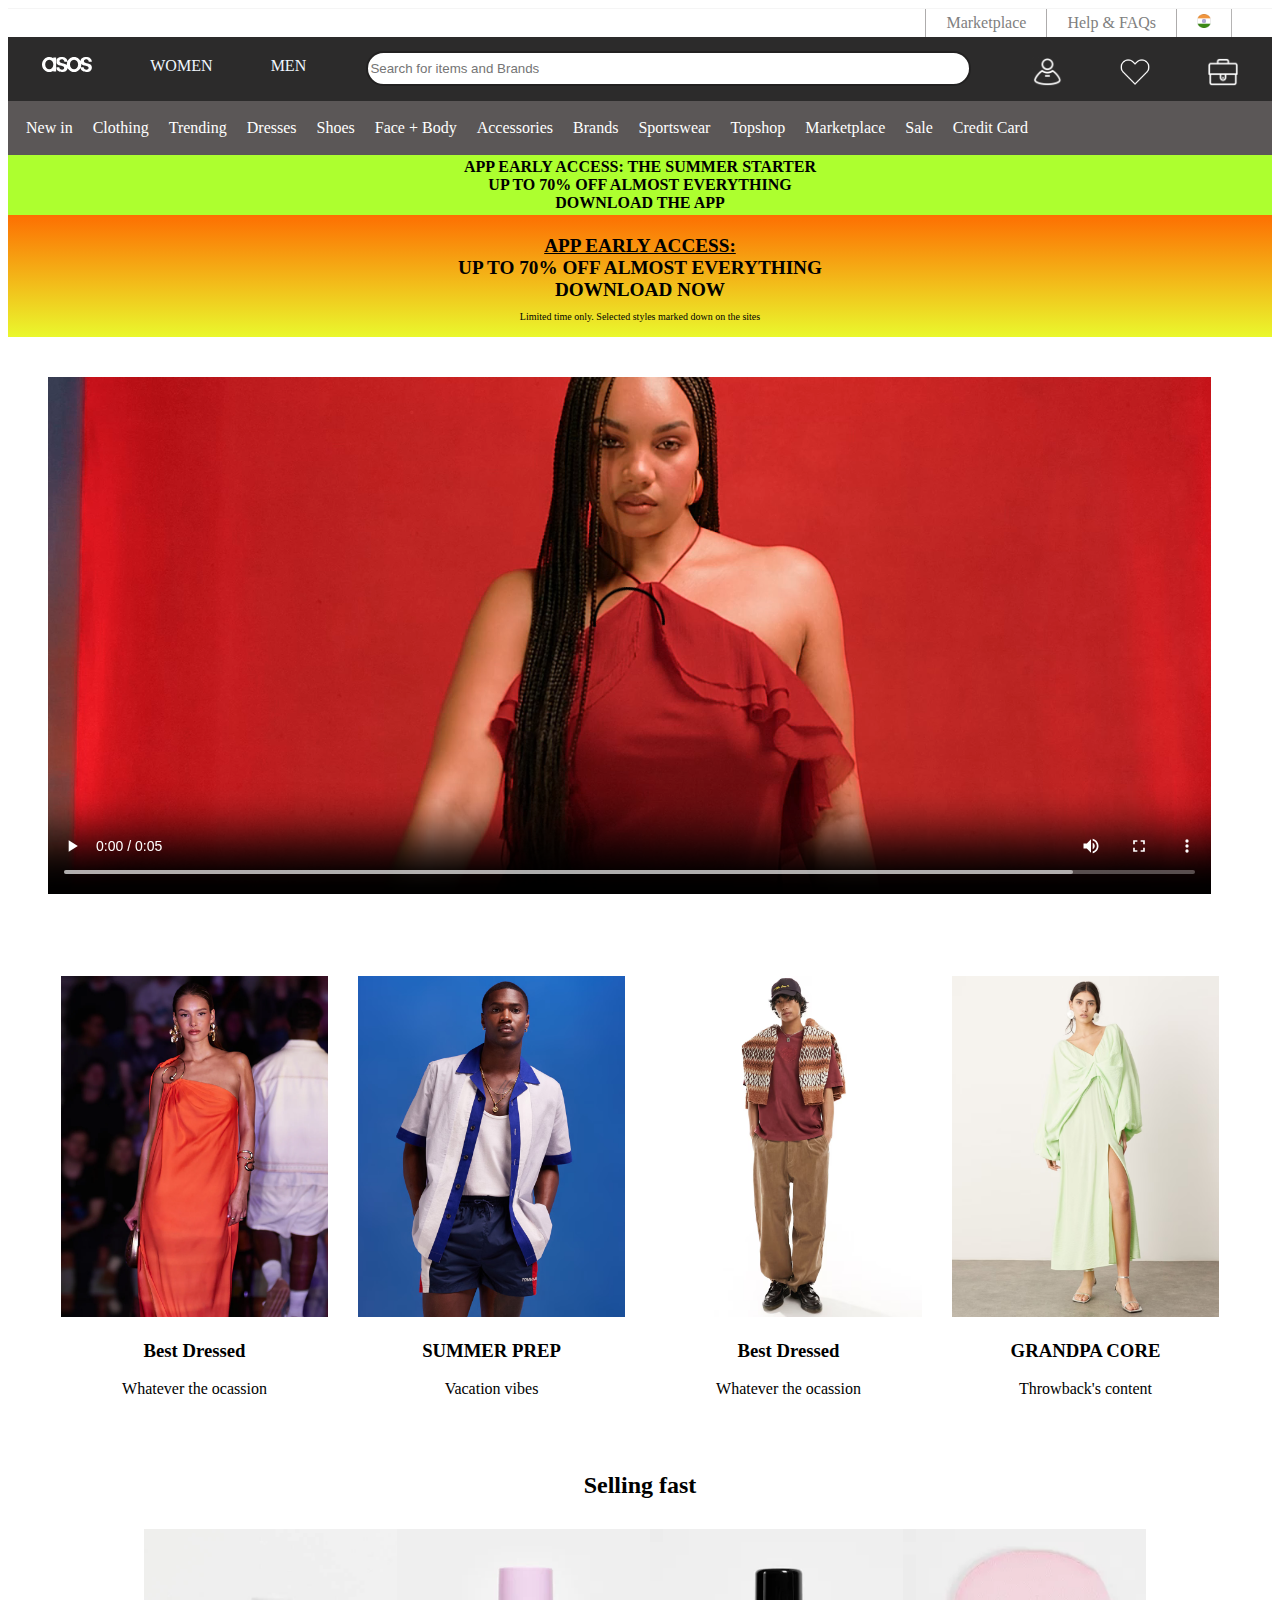
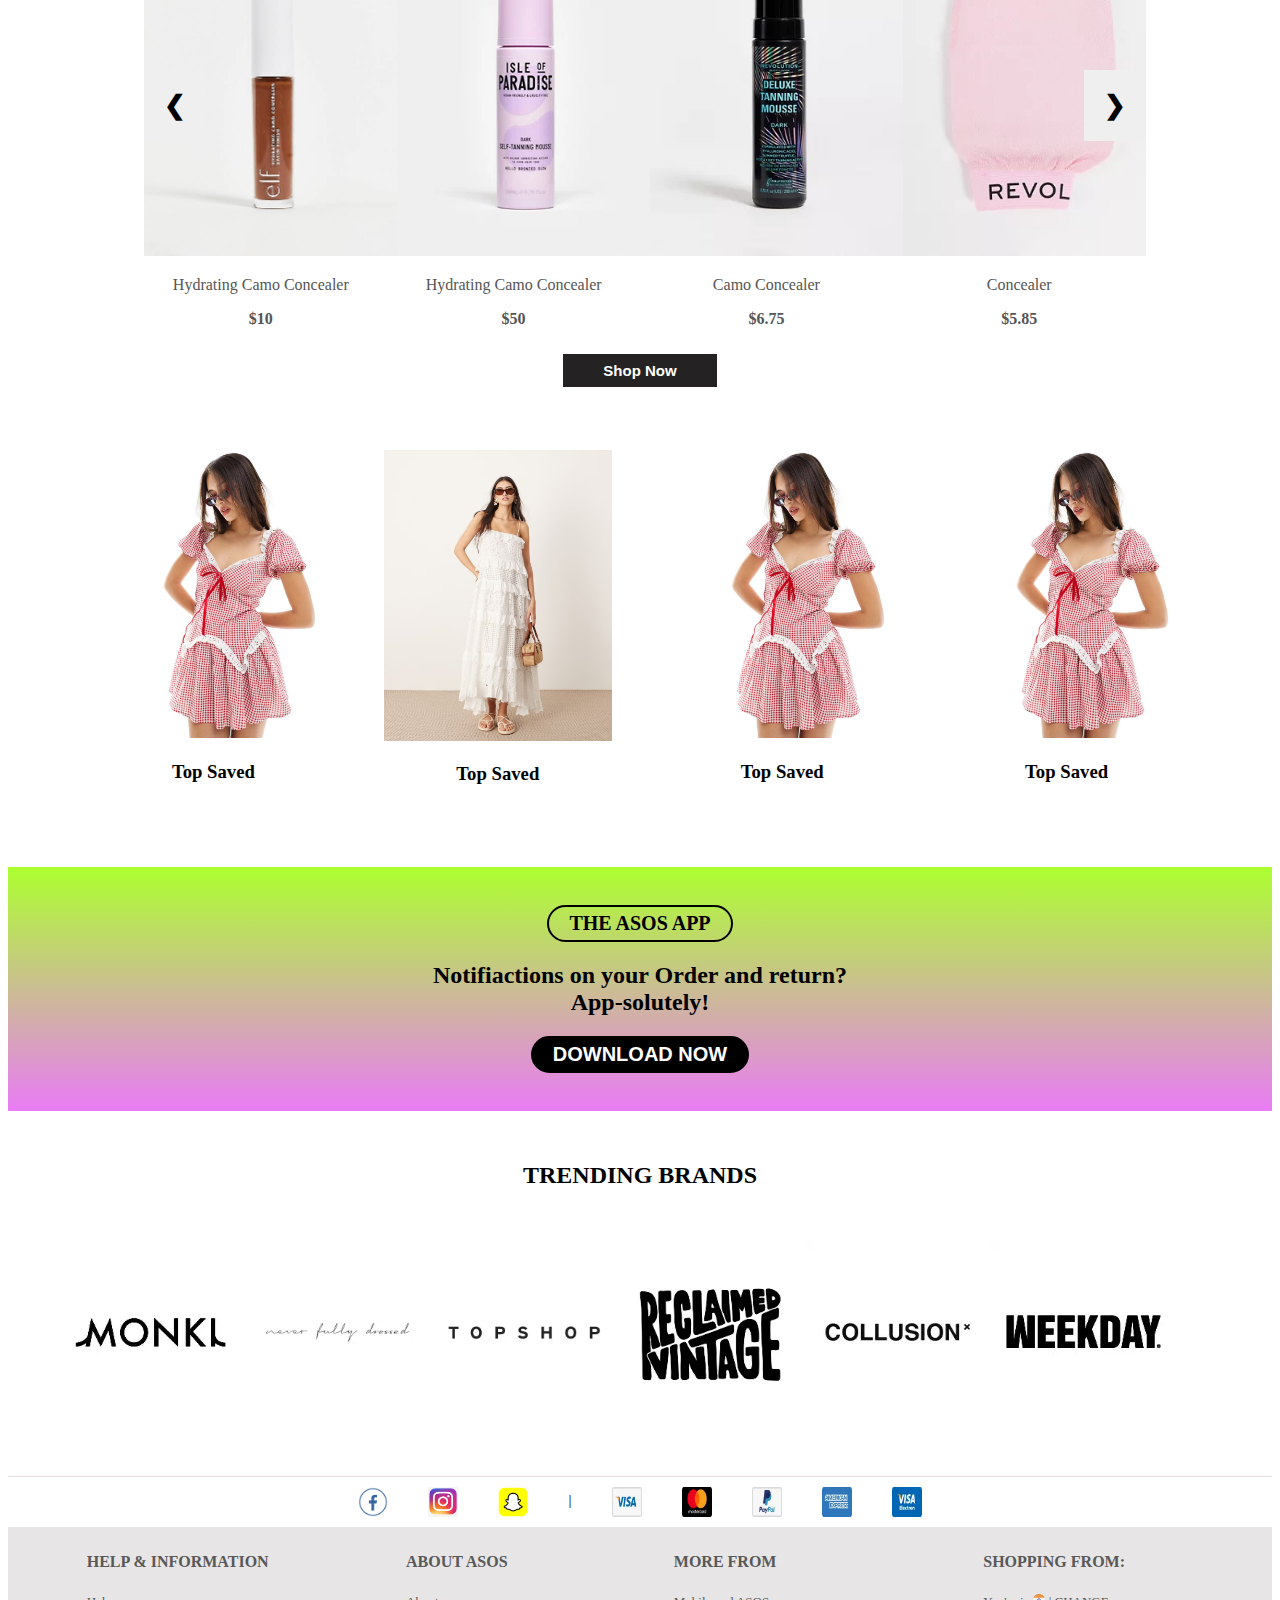
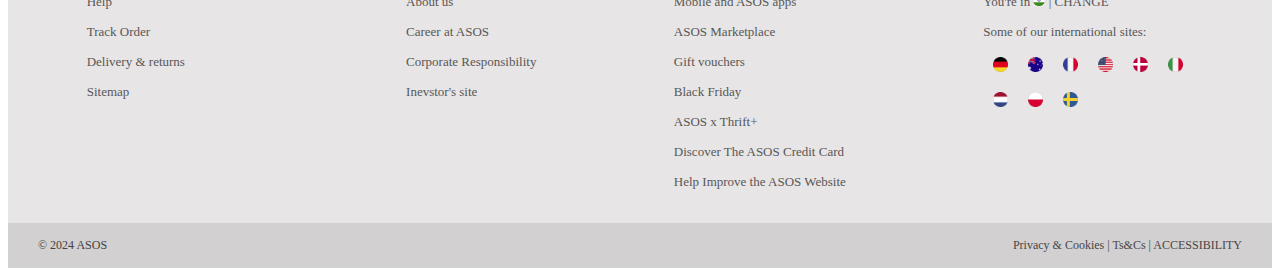
<file: index.html>
<!DOCTYPE html>
<html lang="en">
<head>
    <meta charset="UTF-8">
    <link rel="stylesheet" href="style.css">
    <meta name="viewport" content="width=device-width, initial-scale=1.0">
    <title>Document</title>
</head>

<style>

    
</style>
<body>
    

    <div class="container">

        <div class="navBar">
            <div>Marketplace</div>
            <div>Help & FAQs</div>
            <div style="margin-right: 40px; border-right: 1px solid rgb(181, 180, 180);"><img src="src/RegionFlagSrc/ind.png" width="14px" alt=""></div>
        </div>
        <div class="navBar2">
            <div id="Logo"><img style="width: 50px;" src="src/download.svg"  alt=""></div>
            <div id="Women">WOMEN</div>
            <div id="Men">MEN</div>
            <div id="searchBox">
              <input id="search" type="search" placeholder="Search for items and Brands">
         
            </div>
            <div id="loginButton" class="loginButton"><img src="src/Login (1).png" alt=""  >
              
            
            </div>
            
    
    
            
            <div><img src="src/favorites.png" ></div>
            <div><img src="src/Cart (1).png"></div>

        </div>
        <div class="myaccountpage" id="accountcontent">
            <div class="signin"><a href="SignIn.html">Sign In </a> <span>&nbsp;&nbsp;| &nbsp;</span>
           <a href="SignUp.html"> &nbsp; Join</a> 
            </div>
            <div class="orderSection">

                <div  class="belowSection">
                    <img src="src/Login (1).png" alt="">
                    <p>My Account</p>
                </div>
                <div class="belowSection">
                    <img src="src/order.png" alt="">
                    <p>My Orders</p>
                </div>
                <div class="belowSection">
                    <img src="src/return.png" alt="">
                    <p id="About Us">About Us ?</p>
                </div>
                <div class="belowSection">
                    <img src="src/contact.png" alt="">
                    <p>Contact Prefrences</p>
                </div>




            </div>
        </div>
      


        <div class="navBar3">
            <div>New in</div>
            <div>Clothing</div>
            <div>Trending</div>
            <div>Dresses</div>
            <div>Shoes</div>
            <div>Face + Body</div>
            <div>Accessories</div>
            <div>Brands</div>
            <div>Sportswear</div>
            <div>Topshop</div>
            <div>Marketplace</div>
            <div>Sale</div>
            <div>Credit Card</div>
        </div>

        <div class="template"> APP EARLY ACCESS: THE SUMMER STARTER <br>

            UP TO 70% OFF ALMOST EVERYTHING <br>
            DOWNLOAD THE APP
        </div>

        <div class="template2">
            <u> APP EARLY ACCESS:</u> <br>
            UP TO 70% OFF ALMOST EVERYTHING <br>
                DOWNLOAD NOW
                <p>Limited time only. Selected styles marked down on the sites</p>
        </div>

       <video width="92%" style="margin:40px; justify-content: center;" controls="controls"  autoplay="autoplay"  loop>

        <source src="src/video.mp4" type="video/mp4">
        
       </video>

       <div class="categories">
        <div>
            <img src="src/BestDressed.png" alt="">
            <h3>Best Dressed</h3>
            <p>Whatever the ocassion</p>
        </div>
        <div>
            <img src="src/FashionSrc/fashion1.png" alt="">
            <h3>SUMMER PREP</h3>
            <p>Vacation vibes</p>
        </div>
        <div>
            <img src="src/FashionSrc/fashion2.png" alt="">
            <h3>Best Dressed</h3>
            <p>Whatever the ocassion</p>
        </div>
        <div>
            <img src="src/FashionSrc/fashion3.png" alt="">
            <h3>GRANDPA CORE</h3>
            <p>Throwback's content</p>
        </div>
       </div>

       <div class="slideContainer">
            <h2 style="text-align: center;">Selling fast</h2>
       <div class="slideShow">
        <div class="slide">
            <img src="src/Hydrating.png" alt="">
            <p>Hydrating Camo Concealer</p>
            <p><b>$10</b></p>
        </div>
        <div class="slide">
            <img src="src/slideSrc/slide4.png" alt="">
            <p>Hydrating Camo Concealer</p>
            <p><b>$50</b></p>
        </div>
        <div class="slide">
            <img src="src/slideSrc/slide3.png" alt="">
            <p> Camo Concealer</p>
            <p><b>$6.75</b></p>
        </div>
        <div class="slide">
            <img src="src/slideSrc/slide2.png" alt="">
            <p>Concealer</p>
            <p><b>$5.85</b></p>
        </div>
      
        <div class="slide">
            <img src="src/slideSrc/slide4.png" alt="">
            <p>Hydrating Camo Concealer</p>
            <p><b>$5.85</b></p>
        </div>
        <div class="slide">
            <img src="src/slideSrc/slide3.png" alt="">
            <p> Hydrating Camo Concealer</p>
            <p><b>$5.85</b></p>
        </div>
        <div class="slide">
            <img src="src/Hydrating.png" alt="">
            <p>Hydrating Camo Concealer</p>
            <p><b>$5.85</b></p>
        </div>
      
        <div class="slide">
            <img src="src/slideSrc/slide4.png" alt="">
            <p>Hydrating Camo Concealer</p>
            <p><b>$5.85</b></p>
        </div>
        <div class="slide">
            <img src="src/Hydrating.png" alt="">
            <p> Hydrating Camo Concealer</p>
            <p><b>$5.85</b></p>
        </div>
        <div class="slide">
            <img src="src/slideSrc/slide4.png" alt="">
            <p> Hydrating Camo Concealer</p>
            <p><b>$5.85</b></p>
        </div>
        <div class="slide">
            <img src="src/Hydrating.png" alt="">
            <p> Hydrating Camo Concealer</p>
            <p><b>$5.85</b></p>
        </div>
        <div class="slide">
            <img src="src/slideSrc/slide2.png" alt="">
            <p> Camo Concealer</p>
            <p><b>$5.85</b></p>
        </div>
        <div class="slide">
            <img src="src/Hydrating.png" alt="">
            <p>Camo Concealer</p>
            <p><b>$5.85</b></p>
        </div>
        <div class="slide">
            <img src="src/slideSrc/slide4.png" alt="">
            <p> Camo Concealer</p>
            <p><b>$5.85</b></p>
        </div>
        <div class="slide">
            <img src="src/Hydrating.png" alt="">
            <p> Camo Concealer</p>
            <p><b>10$</b></p>
        </div>
        
        <div class="slide">
            <img src="src/Hydrating.png" alt="">
            <p> Camo Concealer</p>
            <p><b>$80</b></p>
        </div>
      
      
      
      
      
      


       </div>
       <button  class="prev-btn" onclick="prevSlide()">&#10094;</button>
       <button class="next-btn" onclick="nextSlide()">&#10095;</button>


       <button id="ShopNow" class="shopNow" style="display: block; margin: 0 auto;" >Shop Now</button>
       
    </div>

    <!-- <div class="shopnow" style="text-align: center;">
       
       </div> -->


       <div class="categories2">

        <div>
            <img src="src/Topsaved.png" alt="">
            <h3>Top Saved</h3>
        </div>
        <div>
            <img src="src/FashionSrc/Boho.png" alt="">
            <h3>Top Saved</h3>
        </div>
        <div>
            <img src="src/Topsaved.png" alt="">
            <h3>Top Saved</h3>
        </div>
        <div>
            <img src="src/Topsaved.png" alt="">
            <h3>Top Saved</h3>
        </div>




       </div>

       <div class="template3">

        <div class="asosApp">THE ASOS APP</div>
        <h2>Notifiactions on your Order and return? <br>App-solutely!</h2>
        <div class="downloadnow">DOWNLOAD NOW</div>
       </div>
       <h2 class="trendingBrands">TRENDING BRANDS</h2>
       <div class="brands">
       
            <img src="src/BrandSrc/brand1.png" alt="">
            <img src="src/BrandSrc/brand2.png" alt="">
            <img src="src/BrandSrc/brand3.png" alt="">
            <img src="src/BrandSrc/brand4.png" alt="">
            <img src="src/BrandSrc/brand5.png" alt="">
            <img src="src/BrandSrc/brand6.png" alt="">

       </div>

      <div class="socialmedia">

        <img src="src/socialsrc/fb.png" alt="">
        <img src="src/socialsrc/insta.png" alt="">
        <img src="src/socialsrc/snap.png" alt="">
        <p> |</p>
        <img src="src/socialsrc/visa.png" alt="">
        <img src="src/socialsrc/mastercard.png" alt="">
        <img src="src/socialsrc/paypal.png" alt="">
        <img src="src/socialsrc/americalExpress.png" alt="">
        <img src="src/socialsrc/visaElectron.png" alt="">
      </div>
     

            <footer>
                <div class="column">

                    <p>HELP & INFORMATION</p>
                    <ul>
                        <li>Help</li>
                        <li>Track Order</li>
                        <li>Delivery & returns</li>
                        <li>Sitemap</li>
                    </ul>
                </div>

                <div class="column">

                    <p>ABOUT ASOS</p>
                    <ul>
                        <li id="ABOUTUS">About us</li>
                        <li>Career at ASOS</li>
                        <li>Corporate Responsibility</li>
                        <li>Inevstor's site</li>
                    </ul>
                </div>
                <div class="column">

                    <p>MORE FROM </p>
                    <ul>
                        <li>Mobile and ASOS apps</li>
                        <li>ASOS Marketplace</li>
                        <li>Gift vouchers</li>
                        <li>Black Friday</li>
                        <li>ASOS x Thrift+</li>
                        <li>Discover The ASOS Credit Card</li>
                        <li>Help Improve the ASOS Website</li>
                    </ul>
                </div>

                <div class="column">

                    <p>SHOPPING FROM:</p>
                    <ul>
                        <li>You're in  <img src="src/RegionFlagSrc/ind.png" width="12px" alt=""> | CHANGE</li>
                        <li>Some of our international sites:</li>
                       <div class="region"> 
                        <img src="src/RegionFlagSrc/region1.png" alt="">
                        <img src="src/RegionFlagSrc/region2.png" alt="">
                        <img src="src/RegionFlagSrc/region3.png" alt="">
                        <img src="src/RegionFlagSrc/region4.png" alt="">
                        <img src="src/RegionFlagSrc/region5.png" alt="">
                        <img src="src/RegionFlagSrc/region6.png" alt="">
                        <img src="src/RegionFlagSrc/region7.png" alt="">
                        <img src="src/RegionFlagSrc/region8.png" alt="">
                        <img src="src/RegionFlagSrc/region9.png" alt="">
                       </div>
                    </ul>
                </div>
            
            </footer>
            <div class="lastFooter">
                <div>© 2024 ASOS</div>
                <div >
                    <span>Privacy & Cookies |  Ts&Cs  |  ACCESSIBILITY</span>
                </div>

            </div>


            

    </div>

  <script src="index.js"></script>
</body>
</html>
</file>
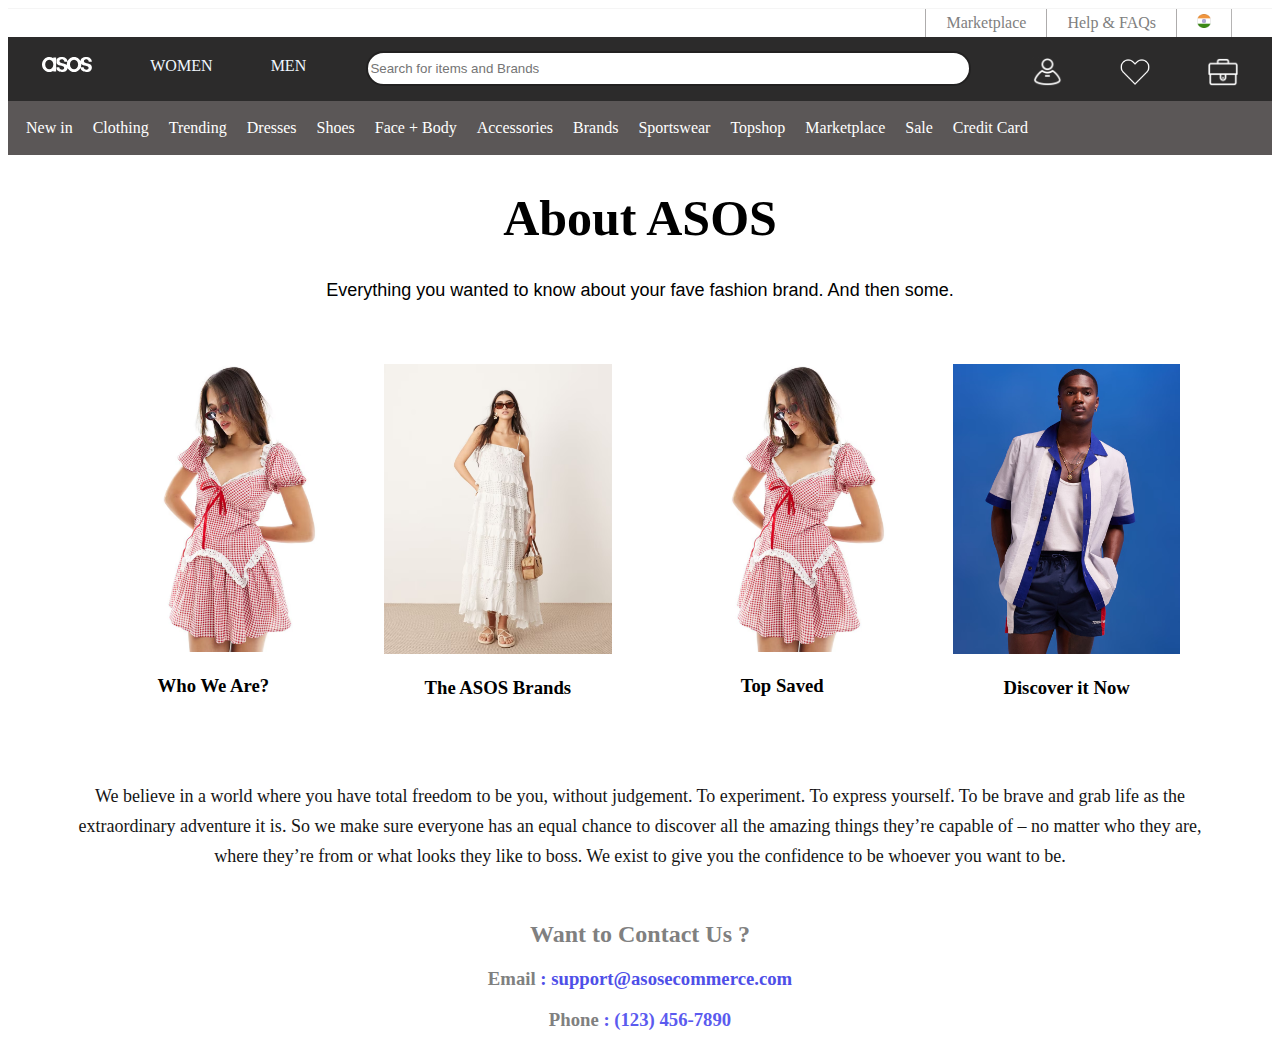
<file: AboutUs.html>
<!DOCTYPE html>
<html lang="en">
<head>
    <meta charset="UTF-8">
    <link rel="stylesheet" href="style.css">
    <meta name="viewport" content="width=device-width, initial-scale=1.0">
    <title>Document</title>
</head>
<body>
    
    <div id="container" class="container">

        <div class="navBar">
            <div>Marketplace</div>
            <div>Help & FAQs</div>
            <div style="margin-right: 40px; border-right: 1px solid rgb(181, 180, 180);"><img src="src/RegionFlagSrc/ind.png" width="14px" alt=""></div>
        </div>
        <div class="navBar2">
            <div id="Logo"><img style="width: 50px;" src="src/download.svg"  alt=""></div>
            <div id="Women">WOMEN</div>
            <div id="Men">MEN</div>
            <div id="searchBox">
              <input id="search" type="search" placeholder="Search for items and Brands">
         
            </div>
            <div id="loginButton" class="loginButton"><img src="src/Login (1).png" alt=""  >
              
            
            </div>
            
    
    
            
            <div><img src="src/favorites.png" ></div>
            <div><img src="src/Cart (1).png"></div>

        </div>
        <div class="myaccountpage" id="accountcontent">
            <div class="signin"><a href="SignIn.html">Sign In </a> <span>&nbsp;&nbsp;| &nbsp;</span>
           <a href="SignUp.html"> &nbsp; Join</a> 
            </div>
            <div class="orderSection">

                <div class="belowSection">
                    <img src="src/Login (1).png" alt="">
                    <p>My Account</p>
                </div>
                <div class="belowSection">
                    <img src="src/order.png" alt="">
                    <p>My Orders</p>
                </div>
                <div class="belowSection">
                    <img src="src/return.png" alt="">
                    <p>Return Information</p>
                </div>
                <div class="belowSection">
                    <img src="src/contact.png" alt="">
                    <p>Contact Prefrences</p>
                </div>




            </div>
        </div>
      


        <div class="navBar3">
            <div>New in</div>
            <div>Clothing</div>
            <div>Trending</div>
            <div>Dresses</div>
            <div>Shoes</div>
            <div>Face + Body</div>
            <div>Accessories</div>
            <div>Brands</div>
            <div>Sportswear</div>
            <div>Topshop</div>
            <div>Marketplace</div>
            <div>Sale</div>
            <div>Credit Card</div>
        </div>


        <h1 style="text-align: center; font-size: 50px;"> About ASOS</h1>
        <p style="text-align: center;font-size: large; font-family: 'Gill Sans', 'Gill Sans MT', Calibri, 'Trebuchet MS', sans-serif; "> Everything you wanted to know about your fave fashion brand. And then some.</p>


        
       <div class="categories2">

        <div>
            <img src="src/Topsaved.png" alt="">
            <h3>Who We Are?</h3>
        </div>
        <div>
            <img src="src/FashionSrc/Boho.png" alt="">
            <h3>The ASOS Brands</h3>
        </div>
        <div>
            <img src="src/Topsaved.png" alt="">
            <h3>Top Saved</h3>
        </div>
        <div>
            <img src="src/FashionSrc/fashion1.png" alt="">
            <h3>Discover it Now</h3>
        </div>




       </div>

      
        <ul class="About">
            <li>
                We believe in a world where you have total freedom to be you, without judgement. To experiment. To express yourself. To be brave and grab life as the extraordinary adventure it is. So we make sure everyone has an equal chance to discover all the amazing things they’re capable of – no matter who they are, where they’re from or what looks they like to boss. We exist to give you the confidence to be whoever you want to be.
            </li>

            
           
        </ul>

        <h2 style="text-align: center; color: grey;">Want to Contact Us ?</h2>
        <h3 style="text-align: center; color: rgb(79, 79, 232);"><b style="color: grey;">Email</b>  : support@asosecommerce.com</h3>
        <h3 style="text-align: center; color: rgb(91, 91, 239);"><b style="color: grey;">Phone</b>  :  (123) 456-7890</h3>
      

        
    </div>

    <script src="index.js"></script>
</body>
</html>
</file>
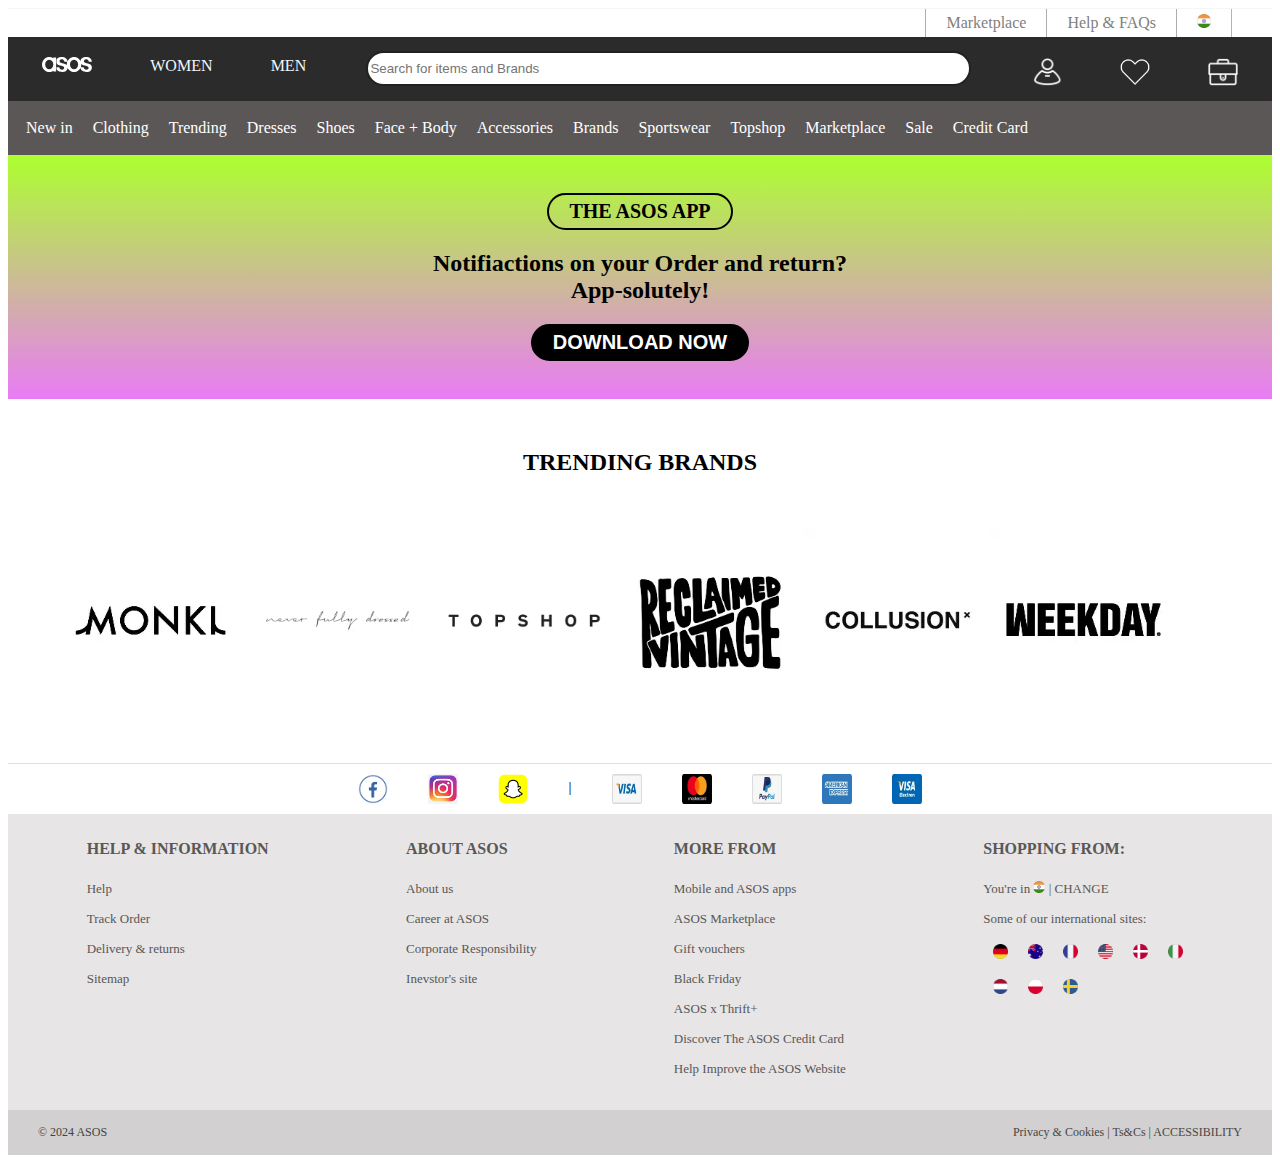
<file: ProductPage.html>
<!DOCTYPE html>
<html lang="en">
<head>
    <meta charset="UTF-8">
    <link rel="stylesheet" href="style.css">
    <meta name="viewport" content="width=device-width, initial-scale=1.0">
    <title>Document</title>
</head>
<body>
    

    <div id="container" class="container">

        <div class="navBar">
            <div>Marketplace</div>
            <div>Help & FAQs</div>
            <div style="margin-right: 40px; border-right: 1px solid rgb(181, 180, 180);"><img src="src/RegionFlagSrc/ind.png" width="14px" alt=""></div>
        </div>
        <div class="navBar2">
            <div id="Logo"><img style="width: 50px;" src="src/download.svg"  alt=""></div>
            <div id="Women">WOMEN</div>
            <div id="Men">MEN</div>
            <div id="searchBox">
              <input id="search" type="search" placeholder="Search for items and Brands">
         
            </div>
            <div id="loginButton" class="loginButton"><img src="src/Login (1).png" alt=""  >
              
            
            </div>
            
    
    
            
            <div><img src="src/favorites.png" ></div>
            <div><img src="src/Cart (1).png"></div>

        </div>
        <div class="myaccountpage" id="accountcontent">
            <div class="signin"><a href="SignIn.html">Sign In </a> <span>&nbsp;&nbsp;| &nbsp;</span>
           <a href="SignUp.html"> &nbsp; Join</a> 
            </div>
            <div class="orderSection">

                <div class="belowSection">
                    <img src="src/Login (1).png" alt="">
                    <p>My Account</p>
                </div>
                <div class="belowSection">
                    <img src="src/order.png" alt="">
                    <p>My Orders</p>
                </div>
                <div class="belowSection">
                    <img src="src/return.png" alt="">
                    <p>Return Information</p>
                </div>
                <div class="belowSection">
                    <img src="src/contact.png" alt="">
                    <p>Contact Prefrences</p>
                </div>




            </div>
        </div>
      


        <div class="navBar3">
            <div>New in</div>
            <div>Clothing</div>
            <div>Trending</div>
            <div>Dresses</div>
            <div>Shoes</div>
            <div>Face + Body</div>
            <div>Accessories</div>
            <div>Brands</div>
            <div>Sportswear</div>
            <div>Topshop</div>
            <div>Marketplace</div>
            <div>Sale</div>
            <div>Credit Card</div>
        </div>

        <div id="prodContainer" class="prodCont">
           
        </div>


        <div class="template3">

            <div class="asosApp">THE ASOS APP</div>
            <h2>Notifiactions on your Order and return? <br>App-solutely!</h2>
            <div class="downloadnow">DOWNLOAD NOW</div>
           </div>
           <h2 class="trendingBrands">TRENDING BRANDS</h2>
           <div class="brands">
           
                <img src="src/BrandSrc/brand1.png" alt="">
                <img src="src/BrandSrc/brand2.png" alt="">
                <img src="src/BrandSrc/brand3.png" alt="">
                <img src="src/BrandSrc/brand4.png" alt="">
                <img src="src/BrandSrc/brand5.png" alt="">
                <img src="src/BrandSrc/brand6.png" alt="">
    
           </div>
    
          <div class="socialmedia">
    
            <img src="src/socialsrc/fb.png" alt="">
            <img src="src/socialsrc/insta.png" alt="">
            <img src="src/socialsrc/snap.png" alt="">
            <p> |</p>
            <img src="src/socialsrc/visa.png" alt="">
            <img src="src/socialsrc/mastercard.png" alt="">
            <img src="src/socialsrc/paypal.png" alt="">
            <img src="src/socialsrc/americalExpress.png" alt="">
            <img src="src/socialsrc/visaElectron.png" alt="">
          </div>
         
    
                <footer>
                    <div class="column">
    
                        <p>HELP & INFORMATION</p>
                        <ul>
                            <li>Help</li>
                            <li>Track Order</li>
                            <li>Delivery & returns</li>
                            <li>Sitemap</li>
                        </ul>
                    </div>
    
                    <div class="column">
    
                        <p>ABOUT ASOS</p>
                        <ul>
                            <li id="ABOUTUS1">About us</li>
                            <li>Career at ASOS</li>
                            <li>Corporate Responsibility</li>
                            <li>Inevstor's site</li>
                        </ul>
                    </div>
                    <div class="column">
    
                        <p>MORE FROM </p>
                        <ul>
                            <li>Mobile and ASOS apps</li>
                            <li>ASOS Marketplace</li>
                            <li>Gift vouchers</li>
                            <li>Black Friday</li>
                            <li>ASOS x Thrift+</li>
                            <li>Discover The ASOS Credit Card</li>
                            <li>Help Improve the ASOS Website</li>
                        </ul>
                    </div>
    
                    <div class="column">
    
                        <p>SHOPPING FROM:</p>
                        <ul>
                            <li>You're in  <img src="src/RegionFlagSrc/ind.png" width="12px" alt=""> | CHANGE</li>
                            <li>Some of our international sites:</li>
                           <div class="region"> 
                            <img src="src/RegionFlagSrc/region1.png" alt="">
                            <img src="src/RegionFlagSrc/region2.png" alt="">
                            <img src="src/RegionFlagSrc/region3.png" alt="">
                            <img src="src/RegionFlagSrc/region4.png" alt="">
                            <img src="src/RegionFlagSrc/region5.png" alt="">
                            <img src="src/RegionFlagSrc/region6.png" alt="">
                            <img src="src/RegionFlagSrc/region7.png" alt="">
                            <img src="src/RegionFlagSrc/region8.png" alt="">
                            <img src="src/RegionFlagSrc/region9.png" alt="">
                           </div>
                        </ul>
                    </div>
                
                </footer>
                <div class="lastFooter">
                    <div>© 2024 ASOS</div>
                    <div >
                        <span>Privacy & Cookies |  Ts&Cs  |  ACCESSIBILITY</span>
                    </div>
    
                </div>
    
    
                
    
        </div>
        


      

        <script src="index.js"></script>


</body>
</html>
</file>
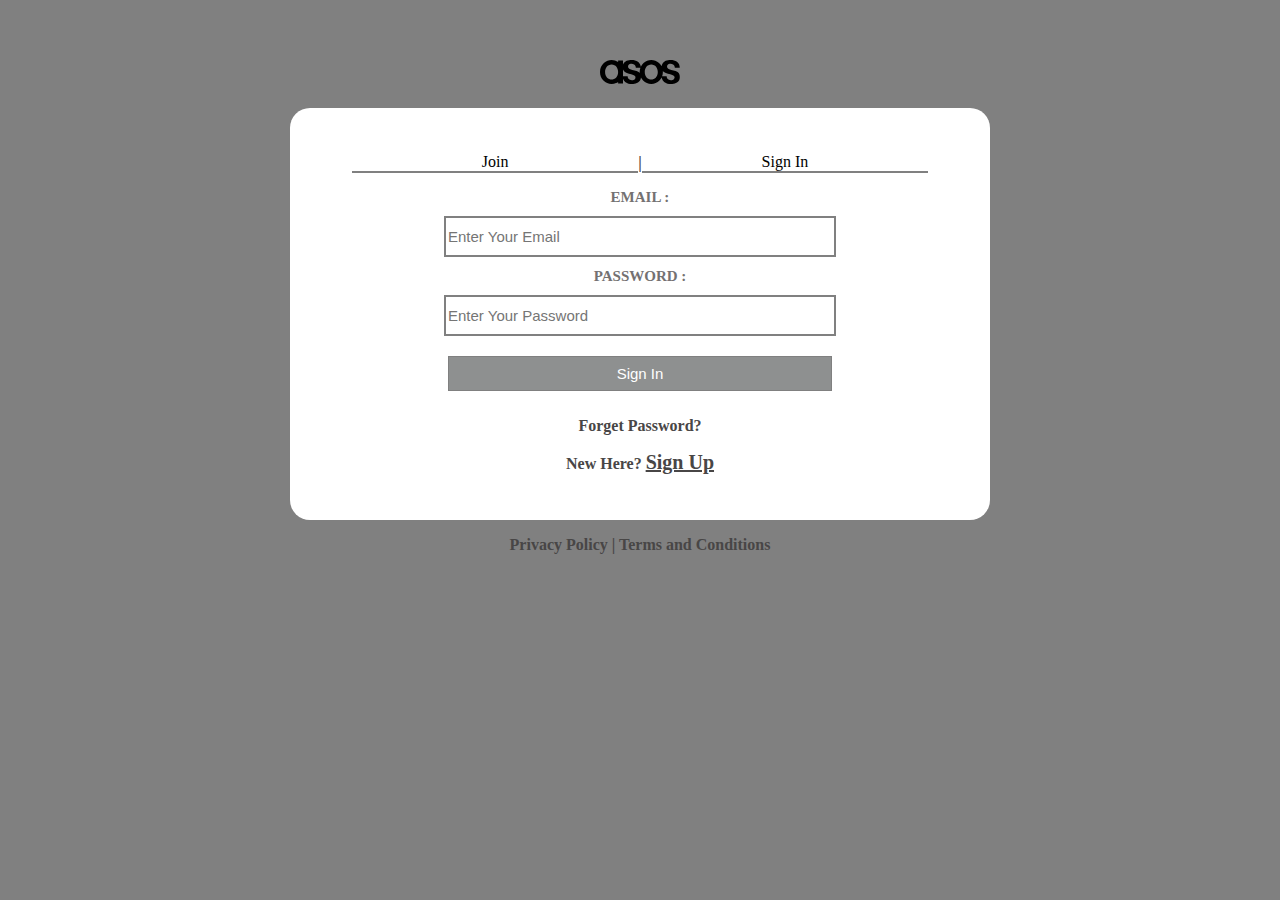
<file: SignIn.html>
<!DOCTYPE html>
<html lang="en">
<head>
    <meta charset="UTF-8">
    <link rel="stylesheet" href="style.css">
    <meta name="viewport" content="width=device-width, initial-scale=1.0">
    <title>Document</title>
</head>
<style>
    .SignInPage{
      margin: auto;
       
        background-color: white;
        width: 50%;
        margin-top: 20px;

        justify-content: center;
       text-align: center; 
       padding:30px;
       border-radius: 20px;
       box-shadow: 10px black; 

       
    }
    body{
        
       margin: auto;
        background-color: grey;
    }
    img{
        margin: auto;
        justify-items: center;
    }
    .signInBox{
        display: flex;
       
        width: 90%;
       
        margin: auto;
       
        
    }
    .signInBox>div{
       
       width: 50%;
        border-bottom: 2px solid gray;
        margin-bottom: 10px;
        margin: auto;
       
    }
    .container{
        justify-content: center;
        text-align: center;
        margin-top: 60px;
       
    }
    .signinForm>label,input,button{
        width: 60%;
        height: 35px;
        font-size: 15px;
       
       margin: 10px;
        color: rgb(116, 113, 113);
        border: 1px solid gray;

    }
    label,input,button:hover{
        border: 2px solid gray;
    }
    
    
    .signinForm>label{
        align-items: start;
        border: none;

    }
    button:hover{
        border: 2px solid whitesmoke;
        border-radius: 20px;
        background-color: rgb(40, 52, 147);
        font-weight: bolder;
    }
    button{
        background-color: rgb(142, 144, 144);
        color: white;
    }
    a,p{
  color: rgb(72, 70, 70);
  font-weight: bold;

  
}

a:hover{
  color: rgb(39, 126, 240);
  font-size: 20px;
 
}
</style>
<body>
    
    <div class="container">

   
        <img  src="src/download.svg" alt="">

    <div class="SignInPage">
        
      

            <div class="signInBox">

                <div>Join</div>
                <p>|</p>
                <div>Sign In</div>
            </div>

            <div class="signinForm">
                <label  for="email"><b>EMAIL :</b></label> <br>
                <input type="email" placeholder="Enter Your Email" required> <br>
                <label for="email"><b>PASSWORD :</b></label> <br>
                <input type="password" placeholder="Enter Your Password" required> <br>
                <button>Sign In</button>
                <p>Forget Password?</p>
            </div>

            <p>
                New Here? <a href="SignUp.html"> Sign Up</a>
            </p>
    </div>
</div>
<p style="text-align: center; font-weight: 600;">Privacy Policy | Terms and Conditions</p>
    
</body>
</html>
</file>
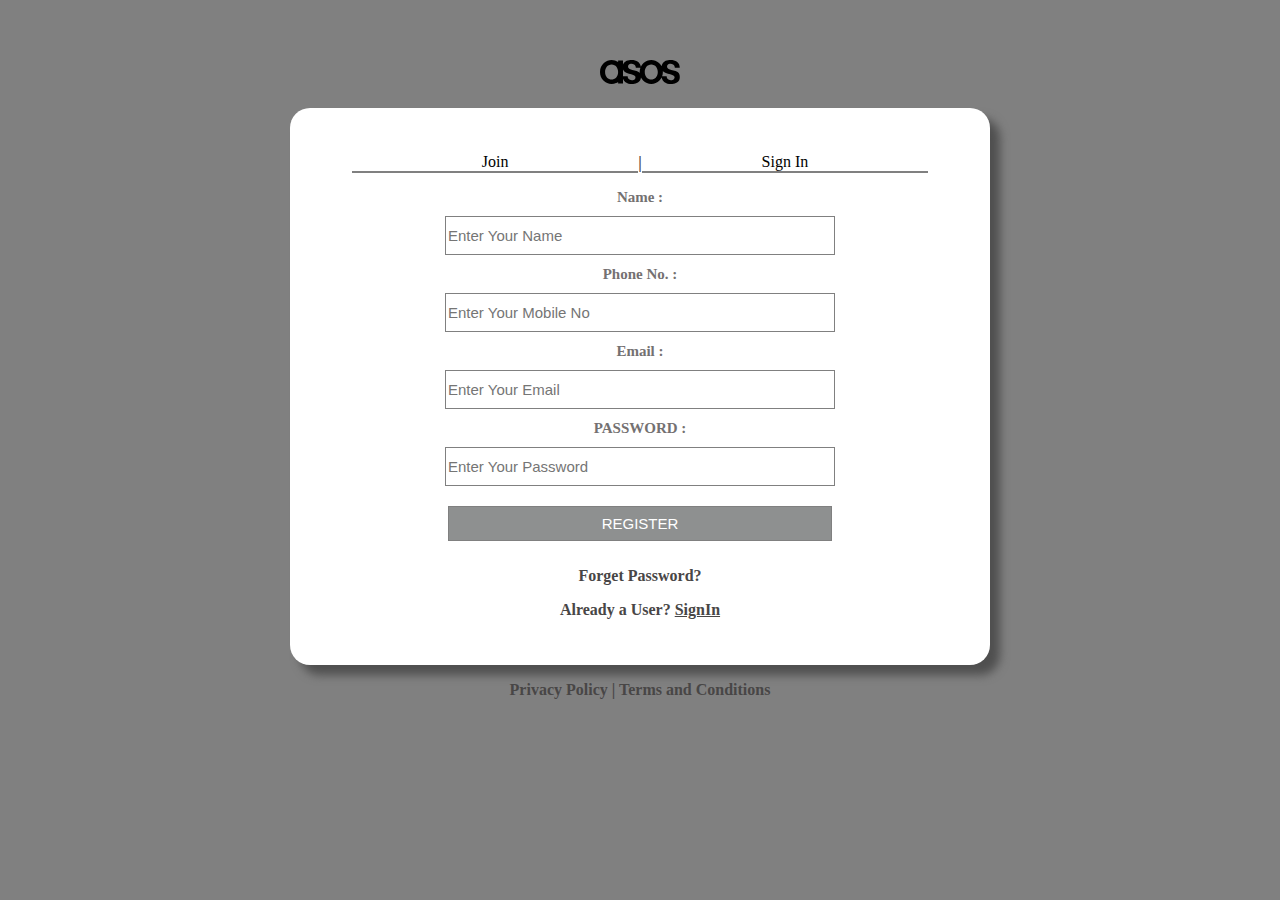
<file: SignUp.html>
<!DOCTYPE html>
<html lang="en">
<head>
    <meta charset="UTF-8">
    <meta name="viewport" content="width=device-width, initial-scale=1.0">
    <title>Document</title>
</head>
<style>
    .SignInPage{
      margin: auto;
       
        background-color: white;
        width: 50%;
        margin-top: 20px;

       /* justify-content: center;
       text-align: center; */
       padding:30px;
       border-radius: 20px;
      
       box-shadow: 10px 10px 10px rgb(79, 79, 79);

       
    }
    body{
        
       margin: auto;
        background-color: grey;
    }
    img{
        margin: auto;
        justify-items: center;
    }
    .signInBox{
        display: flex;
       
        width: 90%;
       
        margin: auto;
       
        
    }
    .signInBox>div{
       
       width: 50%;
        border-bottom: 2px solid gray;
        margin-bottom: 10px;
        margin: auto;
       
    }
    .container{
        justify-content: center;
        text-align: center;
        margin-top: 60px;
    }
    .signinForm>label,input,button{
        width: 60%;
        height: 35px;
        font-size: 15px;
       
       margin: 10px;
        color: rgb(116, 113, 113);
        border: 1px solid gray;

    }
    input:hover{
        border: 2px solid gray;
    }
    
    .signinForm{
        justify-content: start;
    }
    .signinForm>label{
     
        border: none;

    }
    button:hover{
        border: 2px solid whitesmoke;
        border-radius: 20px;
        background-color: rgb(40, 52, 147);
        font-weight: bolder;
    }
    button{
        background-color: rgb(142, 144, 144);
        color: white;
    }
    a,p{
  color: rgb(72, 70, 70);
  font-weight: bold;

  
}

a:hover{
  color: rgb(85, 85, 247);
  font-size: 20px;
 
}

</style>
<body>
    
    <div class="container">

   
        <img  src="src/download.svg" alt="">

    <div class="SignInPage">
        
      

            <div class="signInBox">

                <div>Join</div>
                <p>|</p>
                <div>Sign In</div>
            </div>

            <div class="signinForm">
                <label  for="email"><b>Name :</b></label> <br>
                <input type="text" placeholder="Enter Your Name" required> <br>
                <label  for="email"><b>Phone No. :</b></label> <br>
                <input type="number" placeholder="Enter Your Mobile No" required> <br>
                <label  for="email"><b>Email :</b></label> <br>
                <input type="email" placeholder="Enter Your Email" required> <br>
                <label  for="email"><b>PASSWORD :</b></label> <br>
                <input type="password" placeholder="Enter Your Password" required> <br>
                <button>REGISTER</button>
                <p>Forget Password?</p>
            </div>

            <p>Already a User? <a href="SignIn.html">SignIn</a></p>

    </div>


</div>

        <p style="text-align: center; font-weight: 600;">Privacy Policy | Terms and Conditions</p>
    
</body>
</html>
</file>
<file: style.css>
.container{
        
}

.navBar{
    display: flex;
    
    justify-content: end;
   
    border-top: 1px solid whitesmoke;
  
    
   
}
.navBar>div{
   
    border-left: 1px solid rgb(174, 172, 172);
   
    padding: 5px;
    padding-left: 20px;
    padding-right: 20px;
    border-top: 0;
    color: grey;
   
 

}
.navBar2{
    display: flex;

   
    gap: 10px;
    justify-content: space-around;
    background-color: rgb(44, 43, 43);
    color: aliceblue;
    padding: 10px;
   
}
#loginButton>{
 
  
  cursor: pointer;
}
.myaccountpage{
  display: none;
  position: absolute;
  
  border: 1px solid #ccc;
  
  box-shadow: 0 2px 5px rgba(0, 0, 0, 0.3);
  z-index: 1;
  right: 50px;
  width: 25%;
  border-radius: 10px;
  font-size: larger;
  
  background-color: whitesmoke;
  
  
}

.myaccountpage>.signin{
  
  color: grey;
  height: 30px;
  background-color: #ccc;
  width: 95%;
  padding: 2.5%;
  margin-bottom: 10px;
 font-weight: 800;
 
 
}
a, span{
  color: rgb(72, 70, 70);
  font-weight: bold;
  font-size: 20px;
  
}
a:hover{
  color: rgb(68, 68, 240);
}


.myaccountpage>.belowSection{
 
  margin-top: 5px;
}
.belowSection{
  display: flex;
 
}
.belowSection>img{
  width: 20px;
  height: 20px;
  margin-left: 20px;

  
}
.belowSection>p{
  margin-top: 0px;
  margin-left: 20px;
}

.navBar2>div{
    justify-content: space-around;
}

.navBar2>#searchBox{
    
    height: 40px;
  
    margin-top: 2px;
    
   
}
#search{
    width:605px;
    height: 35px;
   margin: 2px;
   cursor: pointer;
   
   border: 2px solid rgb(34, 33, 33);
    border-radius: 30px;
    
}

.navBar2>div>img{
    width: 30px;
    filter: brightness(0) invert(1);
    
    
  
   
   
}
#loginButton{
  cursor: pointer;
}
.navBar2>div{
    margin-top: 10px;
}

.navBar3{
    display: flex;
    justify-content: start;
    padding: 8px;
    background-color: rgb(91, 87, 87);
    color: white;
    
    
    
}
.navBar3>div{
   margin: 10px;
   
   font-weight: 500;
  
}
.navBar3>div:hover{
  color: azure;
  font-weight: 700;
  cursor: pointer;
}
.navBar2>div:hover{
  cursor: pointer;
  color: azure;
  font-weight: 900;
}
.template{
    background-color: greenyellow;
    text-align: center;
    font-weight: 900;
    padding: 3px;
}
.template2{
    text-align: center;
    font-weight: 600;
    font-size: larger;
    padding: 5px;
    padding-top: 20px;
    background: linear-gradient(#fd6f02,#eaf82d);
    
}
.template2>p{
    font-size: 10px;
    font-weight: 200;
}

.categories{
    
    display: flex;
    
    margin: 38px;
}
.categories>div>img{
    width: 90%;
}
.categories>div{
    text-align: center;
}

.slideShow{
    display: flex;
    
    transition: transform 0.5s ease-in-out;
}
.slide>img{
    width: 110%;
}
.slideShow>div{
    margin-left:0px;
   
    justify-content: center;
}
.slideContainer{
    width: 80%;
   overflow: hidden;
   margin: 0 auto;
   position: relative;
    
}

.slide {
    flex: 1 0 25%; /* Display four slides at a time */
    min-width: 25%; /* Ensure each slide takes up 25% of the container width */
    box-sizing: border-box;
    padding: 10px;
    text-align: center;
    
}
.prev-btn, .next-btn {
    cursor: pointer;
    position: absolute;
    top: 50%;
    width: auto;
    margin-top: -50px;
    padding: 20px;
    margin-left: 10px;
    color: black;
    font-weight: bold;
    font-size: 26px;
    transition: 0.6s ease;
    border: none;
    user-select: none;
  
  }

  .next-btn {
    right: 0px;
   

   
  }

  .prev-btn:hover, .next-btn:hover {
    background-color: rgba(55, 53, 53, 0.8);
   
  }

  

 .shopNow{
    
    padding: 5px;
   width: fit-content;
   padding: 8px;
    font-weight: bolder;
    background-color: rgb(36, 34, 34);
    color: white;
    font-family: Verdana, Geneva, Tahoma, sans-serif;
    padding-left: 40px;
    padding-right: 40px;
    font-size: 15px;
    border: none;
    

    
    

  }
  .shopNow:hover{
    cursor: pointer;
    background-color: rgb(19, 19, 19);
    border:2px solid black;
    border-radius: 10px;
  }
  .categories2{
    display: flex;
    justify-content: center;
    margin: 5%;
   
  }
  .categories2>div>img{
    width: 80%;
  }

  .categories2>div{
    text-align: center;
  }
  .template3{
    justify-content: center;
    text-align: center;
   background:linear-gradient(greenyellow, rgb(233, 124, 245));
    padding: 3%;
  }
  .template3>div{
    border: 2px solid black;
    border-radius: 20px;
    justify-content: center;
    width: fit-content;
    margin: auto;
    padding: 5px;
    padding-left: 20px;
    padding-right: 20px;



    
  }
  .downloadnow{
    background-color: black;
    color: white;
    font-weight: bolder;
    font-size: 20px;
    font-family: Verdana, Geneva, Tahoma, sans-serif;
    
  }
  .asosApp{
    padding-left: 20px;
    padding-right: 20px;
    border-radius: 20px;
    font-size: 20px;
    
    font-weight: 900;
  }
  .brands{
    display: flex;
    margin: 4%;
    
  }
  .brands>img{
    width: 16%;
  }
  .trendingBrands{
    text-align: center;
    margin-top: 4%;
  }
  .socialmedia{
    display: flex;
    justify-content: center;
    border-top: 1.5px solid rgb(227, 221, 221);
   
  
  }
  .socialmedia>img{
    width: 30px;
    height: 30px;
    margin: 10px;
    margin-left: 20px;
    margin-right: 20px;
    
  }
  .socialmedia>p{
   font-size: 15px;
   margin-left: 20px;
   margin-right: 20px;
  }
  .socialmedia>div{
    
  }
  footer{
    display: flex;
    padding: 10px;
    justify-content: space-around;
    cursor: pointer;
    background-color: rgb(231, 229, 229);
   
  }
  ul{
    list-style: none;
    padding: 0;
  }
  footer>.column{
   
    justify-content: start;
   
  }
  .column{
    margin:0px;
    padding: 0;
   
   
  }
  .region{
    display:grid;
    grid-template-columns: repeat(6, 1fr);
    margin: auto;
  }
  .region>img{
    width: 15px;
    margin: 10px;
  }
  .column>p{
    color: rgb(88, 88, 88);
    font-weight: bold;
  }
  li{
    color: rgb(88, 87, 87);
    line-height: 30px;
    font-size: 13px;
   
  }
  .lastFooter{
    display: flex;
    justify-content: space-between;
    padding:  10px;
    background-color: rgb(210, 208, 208);
  }
  .lastFooter>div{
    font-size: 12px;
    color: rgb(68, 66, 66);
    margin: 5px;
    margin-left:20px;
    margin-right: 20px;
   
  }
  .lastFooter>div>span{
    font-size: 12px;
    font-weight: 500;
  }
  .slide>p{
    color: rgb(85, 85, 85);
    font-weight: 400;
  }
  
  .belowSection:hover{
    color: blue;
    font-weight: bold;
    
  }


  @media all and (min-width:743px) and (max-width:1043px){
    .navBar{
      display: flex;
      flex-wrap: wrap;
      
      justify-content: end;
     
      border-top: 1px solid whitesmoke;
    
      
     
  }

  .navBar2{
    display: flex;
    flex-wrap: nowrap;

   
    gap: 10px;
    justify-content: space-around;
    background-color: rgb(44, 43, 43);
    color: aliceblue;
    padding: 10px;
   
}

#search{
  display: none;
}

.navBar3{
  display: flex;
  flex-wrap: wrap;
  justify-content: start;
  padding: 8px;
  background-color: rgb(91, 87, 87);
  color: white;
  
  
  
}

video{
  width: 90%;
  margin: auto;
  
}
body{
  margin: auto;
}

.categories{
    
  display: grid;
  grid-template-columns: repeat(2,1fr);
  overflow: hidden;
  
  margin: 38px;
}

.slide {
  flex: 1 0 33.33%; /* Display four slides at a time */
  min-width: 33.33%; /* Ensure each slide takes up 25% of the container width */
  box-sizing: border-box;
  padding: 10px;
  text-align: center;
  
}

.categories2{
  display: grid;
  grid-template-columns: repeat(2,1fr);
  justify-content: center;
  margin: 5%;
 
}

.socialmedia{
  display: flex;
  flex-wrap: wrap;
  justify-content: center;
  border-top: 1.5px solid rgb(227, 221, 221);
 

}
.brands{
  display: flex;
  flex-wrap: wrap;
}
.prodCont>div{
  display: grid;
  text-align: center;
  justify-content: center;
  grid-template-columns: repeat(2, 1fr);
}




  }

  @media all and (min-width:343px) and (max-width:742px){
    .navBar{
      display: flex;
      flex-wrap: wrap;
      
      justify-content: end;
     
      border-top: 1px solid whitesmoke;
    
      
     
  }

  .prodCont>div{
    display: grid;
    grid-template-columns: repeat(1, 1fr);
  }

  .navBar2{
    display: flex;
    flex-wrap: nowrap;

   
    gap: 10px;
    justify-content: space-around;
    background-color: rgb(44, 43, 43);
    color: aliceblue;
    padding: 10px;
   
}

#search{
  display: none;
}

.navBar3{
  display: flex;
  flex-wrap: wrap;
  justify-content: start;
  padding: 8px;
  background-color: rgb(91, 87, 87);
  color: white;
  
  
  
}

video{
  width: 80%;
  margin: auto;
  
}
body{
  margin: auto;
}

.categories{
    
  display: flex;
  flex-wrap: wrap;
  overflow: hidden;
  
  margin: 38px;
}

.slideShow{
  display: flex;
  
  transition: transform 0.5s ease-in-out;
}
.slide>img{
  width: 110%;
}
.slideShow>div{
  margin-left:0px;
 
  justify-content: center;
}
.slideContainer{
  width: 80%;
 overflow: hidden;
 margin: 0 auto;
 position: relative;
  
}

.slide {
  flex: 1 0 50%; /* Display four slides at a time */
  min-width: 50%; /* Ensure each slide takes up 25% of the container width */
  box-sizing: border-box;
  padding: 10px;
  text-align: center;
  
}
.prev-btn, .next-btn {
  cursor: pointer;
  position: absolute;
  top: 50%;
  width: auto;
  margin-top: -50px;
  padding: 20px;
  margin-left: 10px;
  color: black;
  font-weight: bold;
  font-size: 26px;
  transition: 0.6s ease;
  border: none;
  user-select: none;

}

.next-btn {
  right: 0px;
 

 
}

.prev-btn:hover, .next-btn:hover {
  background-color: rgba(55, 53, 53, 0.8);
 
}

.categories2{
  display: flex;
  flex-wrap: wrap;
  justify-content: center;
  margin: 5%;
 
}

.socialmedia{
  display: flex;
  flex-wrap: wrap;
  justify-content: center;
  border-top: 1.5px solid rgb(227, 221, 221);
 

}
.trendingBrands{
  text-align: center;
  font-size: 20px;
  margin-top: 4%;
}
.brands{
  display: flex;
  flex-wrap: wrap;
}

footer{
  display: none;
}

.myaccountpage{
  width: auto;
  padding: 5px;
}
.lastFooter{
  justify-content: space-between;
  font-size: 8px;
}
.lastFooter>div>span{
  font-size: 10px;
}



  }

  .prodCont{

    display: grid;
    grid-template-columns:repeat(3,1fr)
  }
  .prodCont>div{
    margin: 20px;
    text-align: center;
    color: rgb(65, 64, 64);
    font-weight: 800;
    border: 3px solid whitesmoke;
    border-radius: 15px;
    padding: 20px;
    box-shadow: 10px 10px 10px lightblue;
  }
  .prodCont>div>img{
    width: 40%;
    height: 40%;
  }
  .prodCont>div>button{
    font-size: larger;
    margin: 20px;
    padding: 10px;
    background-color: black;
    color: white;
    border-radius: 10px;
    font-weight: bold;
  }

  .About{
    margin: 20px;
    font-size: 40px;
  }
  .About>li{
    font-size: large;
    color: rgb(21, 21, 21);
    text-align: center;
    margin: 50px;
  }
</file>
